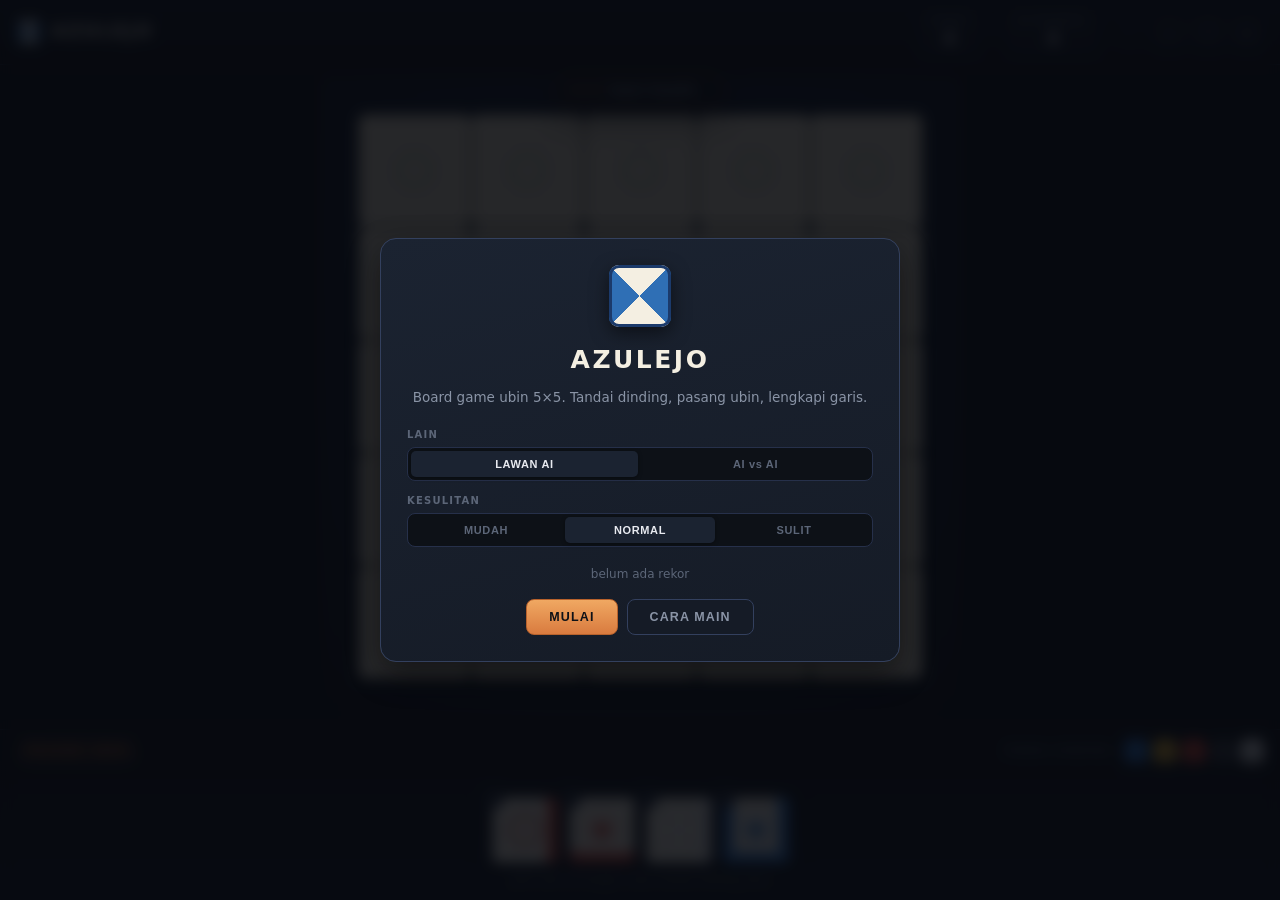
<file: games/azulejo/index.html>
<!DOCTYPE html>
<html lang="id">
<head>
<meta charset="utf-8">
<meta name="viewport" content="width=device-width, initial-scale=1, viewport-fit=cover">
<title>Azulejo — Board Game Tile</title>
<meta name="description" content="Board game drafting tile 5x5. Tandai dinding, pasang ubin, lengkapi garis. Lawan AI 3 tingkat.">
<link rel="stylesheet" href="style.css">
</head>
<body>

<div id="app">

  <!-- ── top bar ── -->
  <header id="topbar">
    <div class="brand">
      <span class="mark" aria-hidden="true"></span>
      <h1>AZULEJO</h1>
    </div>
    <div class="scores">
      <div class="score" id="scoreYou">
        <span class="who">KAMU</span>
        <span class="val" id="scoreYouVal">0</span>
      </div>
      <div class="vs">:</div>
      <div class="score" id="scoreFoe">
        <span class="who" id="foeName">LAIN</span>
        <span class="val" id="scoreFoeVal">0</span>
      </div>
    </div>
    <div class="tools">
      <button class="icon" id="btnUndo" title="Undo (Z)" aria-label="Undo">↶</button>
      <button class="icon" id="btnSound" title="Suara" aria-label="Suara">♪</button>
      <button class="icon" id="btnHelp" title="Bantuan (?)" aria-label="Bantuan">?</button>
      <button class="icon" id="btnMenu" title="Menu" aria-label="Menu">≡</button>
    </div>
  </header>

  <!-- ── board ── -->
  <main id="stage">
    <canvas id="board" aria-label="Papan 5x5"></canvas>
    <div id="thinking" class="thinking" hidden>
      <span class="dot"></span><span class="dot"></span><span class="dot"></span>
      <em>lawan berpikir…</em>
    </div>
  </main>

  <!-- ── hand tray ── -->
  <section id="tray" aria-label="Ubin di tangan">
    <div class="tray-head">
      <div class="phase" id="phaseLabel">PILIH UBIN</div>
      <div class="wall-tools" id="wallTools">
        <span class="wall-label">TANDAI DINDING:</span>
        <div class="swatches" id="wallSwatches" role="group" aria-label="Warna dinding"></div>
        <button class="mini" id="btnCancelWall" hidden>BATAL</button>
      </div>
    </div>
    <div class="hand" id="hand"></div>
    <div class="hints" id="hints"></div>
  </section>

</div>

<!-- ── overlays ── -->
<div class="screen" id="screenTitle">
  <div class="panel wide">
    <div class="crest" aria-hidden="true"></div>
    <h2>AZULEJO</h2>
    <p class="tagline">Board game ubin 5&times;5. Tandai dinding, pasang ubin, lengkapi garis.</p>

    <div class="setup">
      <div class="field">
        <label>LAIN</label>
        <div class="seg" id="segMode" role="radiogroup">
          <button data-mode="human-ai" class="on" role="radio" aria-checked="true">LAWAN AI</button>
          <button data-mode="ai-ai" role="radio" aria-checked="false">AI vs AI</button>
        </div>
      </div>
      <div class="field">
        <label>KESULITAN</label>
        <div class="seg" id="segDiff" role="radiogroup">
          <button data-diff="easy" role="radio" aria-checked="false">MUDAH</button>
          <button data-diff="normal" class="on" role="radio" aria-checked="true">NORMAL</button>
          <button data-diff="hard" role="radio" aria-checked="false">SULIT</button>
        </div>
      </div>
    </div>

    <div class="best" id="bestLine"></div>

    <div class="row">
      <button class="primary" id="btnStart">MULAI</button>
      <button class="ghost" id="btnContinue" hidden>LANJUTKAN</button>
      <button class="ghost" id="btnHow">CARA MAIN</button>
    </div>
  </div>
</div>

<div class="screen" id="screenHelp">
  <div class="panel">
    <h2>CARA MAIN</h2>
    <div class="help-body">
      <p>Papan 5&times;5. Setiap giliran kamu melakukan dua hal:</p>
      <ol>
        <li><b>Tandai dinding</b> (opsional) — klik satu sel kosong, lalu pilih warna. Dinding yang ditandai <b>hanya bisa diisi ubin dengan warna yang sama</b> di sisi yang bersentuhan.</li>
        <li><b>Pasang satu ubin</b> dari tanganmu ke sel yang legal. Putar ubin dengan klik kanan atau tekan <kbd>R</kbd>.</li>
      </ol>
      <h3>Menang</h3>
      <p>Bergantian sampai papan penuh atau tidak ada yang bisa main lagi. Skor akhir = garis dinding 5 se warna + sisa ubin di tangan + dinding yang belum jadi garis.</p>
      <div class="walltable" id="wallTable"></div>
      <h3>Kontrol</h3>
      <ul class="keys">
        <li><kbd>klik</kbd> pilih sel</li>
        <li><kbd>klik kanan</kbd> / <kbd>R</kbd> putar ubin</li>
        <li><kbd>1</kbd>–<kbd>4</kbd> pilih ubin di tangan</li>
        <li><kbd>1</kbd>–<kbd>5</kbd> (fase dinding) pilih warna</li>
        <li><kbd>Z</kbd> undo · <kbd>U</kbd> tarik ubin baru</li>
        <li><kbd>Esc</kbd> menu</li>
      </ul>
    </div>
    <div class="row"><button class="primary" id="btnHelpClose">TUTUP</button></div>
  </div>
</div>

<div class="screen" id="screenOver">
  <div class="panel">
    <h2 id="overTitle">SELESAI</h2>
    <p class="overSub" id="overSub"></p>
    <div class="final" id="finalScores"></div>
    <div class="breakdown" id="overBreakdown"></div>
    <div class="row">
      <button class="primary" id="btnAgain">MAIN LAGI</button>
      <button class="ghost" id="btnReview">TINJAU</button>
      <button class="ghost" id="btnToMenu">MENU</button>
    </div>
  </div>
</div>

<div class="screen" id="screenMenu">
  <div class="panel">
    <h2>MENU</h2>
    <div class="menu-list">
      <button id="btnResume" class="primary">LANJUTKAN</button>
      <button id="btnNewGame">GAME BARU</button>
      <button id="btnMenuHelp">CARA MAIN</button>
      <button id="btnMenuSound">SUARA: ON</button>
    </div>
  </div>
</div>

<div id="toast" class="toast" hidden></div>

<script type="module" src="src/main.js"></script>
</body>
</html>
</file>
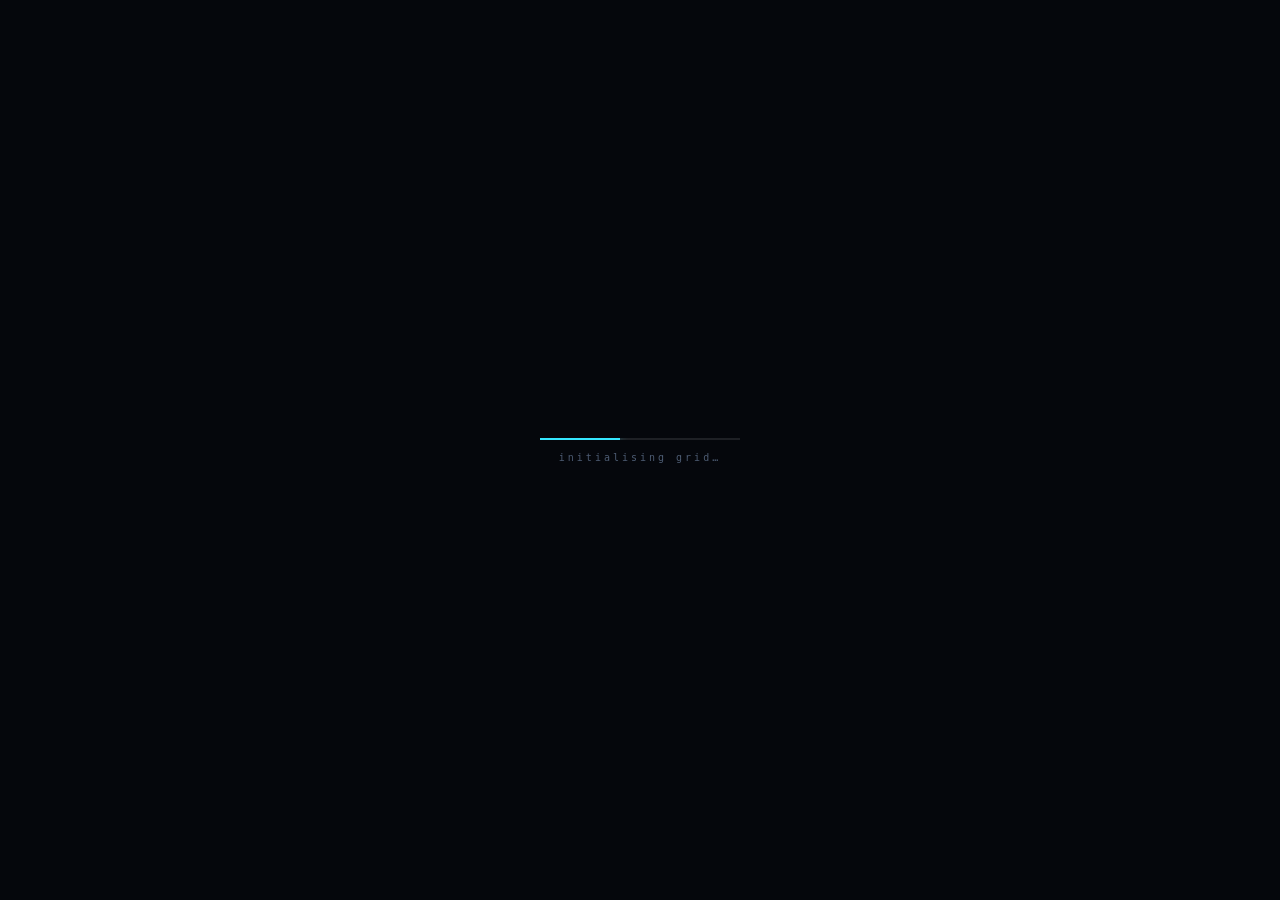
<file: games/neon-breach/index.html>
<!DOCTYPE html>
<html lang="id">
<head>
<meta charset="utf-8">
<meta name="viewport" content="width=device-width, initial-scale=1, user-scalable=no">
<title>NEON BREACH</title>
<link rel="stylesheet" href="style.css">
<script type="importmap">
{
  "imports": {
    "three": "./vendor/three.module.js",
    "three/addons/": "./vendor/addons/"
  }
}
</script>
</head>
<body>

<canvas id="scene"></canvas>

<!-- ══════════ HUD ══════════ -->
<div id="hud" class="hud" hidden>
  <div class="crosshair" id="crosshair">
    <i class="ch-dot"></i>
    <i class="ch-arm ch-t"></i><i class="ch-arm ch-r"></i>
    <i class="ch-arm ch-b"></i><i class="ch-arm ch-l"></i>
    <i class="hitmarker" id="hitmarker"></i>
  </div>

  <div class="vignette" id="vignette"></div>
  <div class="heal-flash" id="healFlash"></div>
  <div class="scanlines"></div>

  <!-- top center: wave -->
  <div class="wave-strip">
    <div class="wave-label">wave</div>
    <div class="wave-num" id="waveNum">1</div>
    <div class="wave-bar"><i id="waveBar"></i></div>
    <div class="wave-left" id="waveLeft"></div>
  </div>

  <!-- top right: score + combo -->
  <div class="score-box">
    <div class="score-val" id="scoreVal">0</div>
    <div class="score-sub">
      <span class="combo" id="comboBox" hidden>x<span id="comboVal">1</span></span>
      <span class="best">best <b id="bestVal">0</b></span>
    </div>
  </div>

  <!-- bottom left: vitals -->
  <div class="vitals">
    <div class="hp-wrap">
      <div class="hp-bar"><i id="hpFill"></i><i id="hpGhost"></i></div>
      <div class="hp-num"><b id="hpNum">100</b><span id="hpMax">/100</span></div>
    </div>
    <div class="dash-pip" id="dashPip" title="dash (Shift)"><i></i><span>dash</span></div>
  </div>

  <!-- bottom right: weapon -->
  <div class="weapon-box" id="weaponBox">
    <div class="wpn-name" id="wpnName">PULSE RIFLE</div>
    <div class="ammo"><b id="ammoMag">30</b><span>/</span><i id="ammoRes">120</i></div>
    <div class="reload-bar" id="reloadBar" hidden><i id="reloadFill"></i></div>
    <div class="wpn-mod" id="wpnMod"></div>
  </div>

  <!-- boss bar -->
  <div class="boss-bar" id="bossBar" hidden>
    <div class="boss-name" id="bossName">SENTINEL</div>
    <div class="boss-track"><i id="bossFill"></i></div>
  </div>

  <!-- kill feed -->
  <div class="killfeed" id="killfeed"></div>

  <!-- low ammo warning -->
  <div class="low-ammo" id="lowAmmo">reloading</div>
</div>

<!-- ══════════ SCREENS ══════════ -->

<!-- title -->
<section class="screen screen--title" id="screenTitle">
  <div class="title-inner">
    <h1 class="logo">NEON<span>BREACH</span></h1>
    <p class="tagline">hold the grid. survive the wave. breach the core.</p>

    <div class="btn-row">
      <button class="btn btn--primary" id="btnPlay">Mulai</button>
      <button class="btn" id="btnControls">Kontrol</button>
    </div>

    <div class="title-meta">
      <div><span>terbaik</span><b id="titleBest">0</b></div>
      <div><span>wave</span><b id="titleWave">—</b></div>
      <div><span>kill</span><b id="titleKills">—</b></div>
    </div>
  </div>
  <div class="scanlines"></div>
</section>

<!-- controls -->
<section class="screen screen--panel" id="screenControls" hidden>
  <div class="panel">
    <h2>Kontrol</h2>
    <div class="ctrl-grid">
      <div><kbd>W</kbd><kbd>A</kbd><kbd>S</kbd><kbd>D</kbd><span>jalan</span></div>
      <div><kbd>Mouse</kbd><span>menoleh</span></div>
      <div><kbd>← ↑ → ↓</kbd><span>menoleh (fallback)</span></div>
      <div><kbd class="k">LMB</kbd><span>tembak</span></div>
      <div><kbd>R</kbd><span>reload</span></div>
      <div><kbd>Shift</kbd><span>dash</span></div>
      <div><kbd>Space</kbd><span>confirm / menu</span></div>
      <div><kbd>1</kbd>–<kbd>3</kbd><span>pilih kartu upgrade</span></div>
      <div><kbd>Esc</kbd><span>jeda</span></div>
    </div>
    <p class="note">Mouse dikunci saat main. Kalau tidak bisa, pakai tombol panah untuk menoleh.</p>
    <button class="btn btn--primary" id="btnControlsBack">Kembali</button>
  </div>
</section>

<!-- wave intermission -->
<section class="screen screen--clear" id="screenClear" hidden>
  <div class="panel panel--wide">
    <div class="clear-head">
      <div class="clear-wave">wave <b id="clearWave">1</b> clear</div>
      <div class="clear-stats">
        <span>kill <b id="clearKills">0</b></span>
        <span>skor <b id="clearScore">0</b></span>
        <span>akurasi <b id="clearAcc">0%</b></span>
      </div>
    </div>
    <h2 class="pick-title">pilih satu upgrade</h2>
    <div class="cards" id="cards"></div>
    <div class="countdown" id="countdown" hidden> Inheritance <b id="countdownNum">10</b>s — enter untuk lanjut</div>
  </div>
</section>

<!-- pause -->
<section class="screen screen--panel" id="screenPause" hidden>
  <div class="panel">
    <h2>Jeda</h2>
    <div class="pause-stats" id="pauseStats"></div>
    <div class="btn-row">
      <button class="btn btn--primary" id="btnResume">Lanjut</button>
      <button class="btn" id="btnQuit">Keluar</button>
    </div>
  </div>
</section>

<!-- game over -->
<section class="screen screen--over" id="screenOver" hidden>
  <div class="panel panel--wide">
    <h2 class="over-title">SYSTEM BREACH</h2>
    <p class="over-sub" id="overSub">core collapsed on wave 1</p>
    <div class="over-stats" id="overStats"></div>
    <div class="run-mods" id="runMods"></div>
    <div class="btn-row">
      <button class="btn btn--primary" id="btnRetry">Coba lagi</button>
      <button class="btn" id="btnMenu">Menu utama</button>
    </div>
  </div>
</section>

<div class="loading" id="loading">
  <div class="loading-inner">
    <div class="loading-bar"><i></i></div>
    <div class="loading-text" id="loadingText">initialising grid…</div>
  </div>
</div>

<script type="module" src="src/main.js"></script>
</body>
</html>
</file>
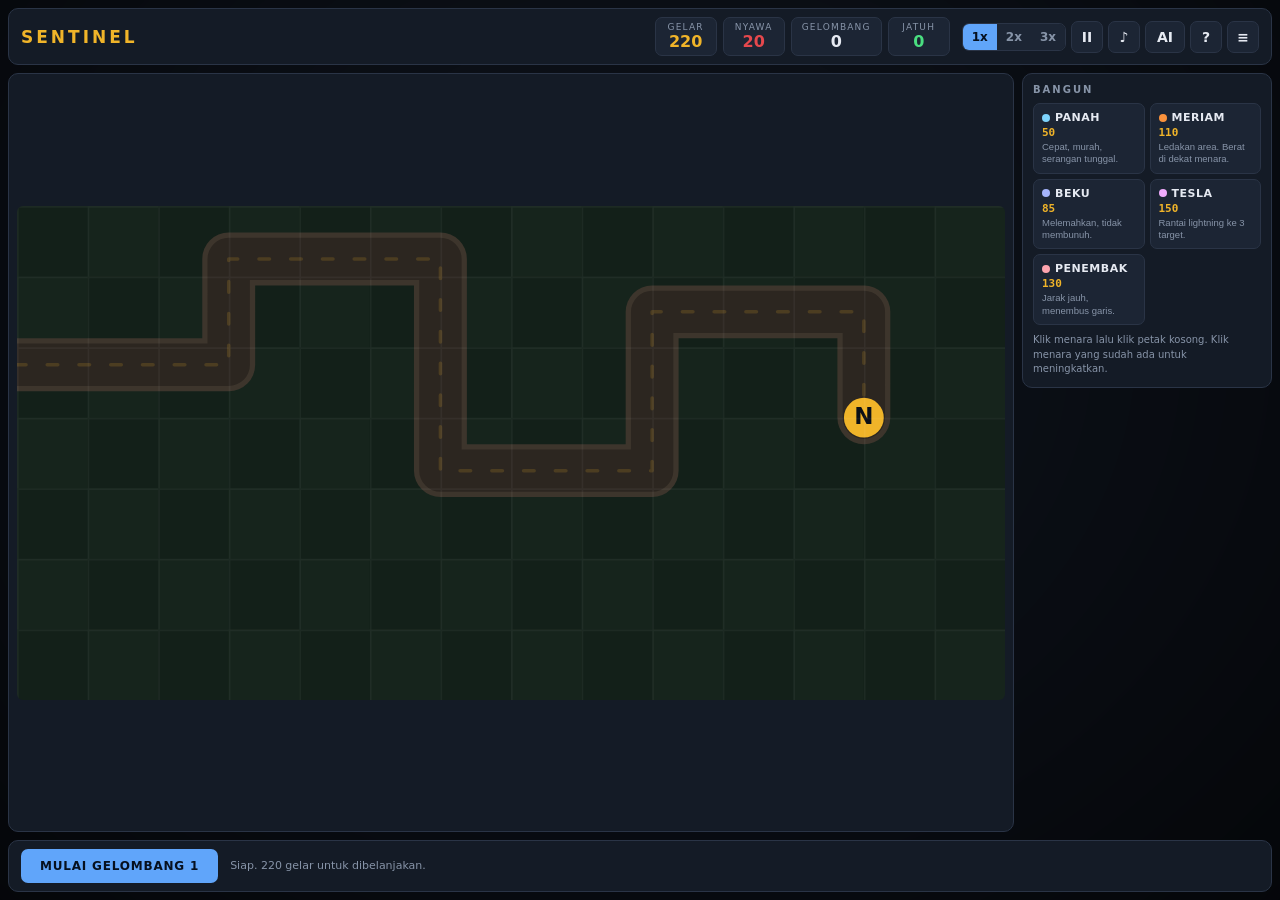
<file: games/sentinel/index.html>
<!DOCTYPE html>
<html lang="id">
<head>
<meta charset="utf-8">
<meta name="viewport" content="width=device-width, initial-scale=1, viewport-fit=cover">
<title>Sentinel — Tower Defence</title>
<meta name="description" content="Game tower defence 2D. Susun pertahanan, tambahauen gelombang, dan pakai model keputusan untuk mengatur kesulitan.">
<link rel="stylesheet" href="style.css">
</head>
<body>
<div id="app">

  <!-- ── top bar ─────────────────────────────────────────────────────── -->
  <header id="bar">
    <h1 class="logo">SENTINEL</h1>

    <div class="stats">
      <div class="stat"><span class="lbl">GELAR</span><b id="gold">0</b></div>
      <div class="stat"><span class="lbl">NYAWA</span><b id="lives">0</b></div>
      <div class="stat"><span class="lbl">GELOMBANG</span><b id="wave">0</b></div>
      <div class="stat"><span class="lbl">JATUH</span><b id="kills">0</b></div>
    </div>

    <div class="tools">
      <div class="speeds" role="group" aria-label="Kecepatan">
        <button data-speed="1" class="on" title="Kecepatan 1x">1x</button>
        <button data-speed="2" title="Kecepatan 2x">2x</button>
        <button data-speed="3" title="Kecepatan 3x">3x</button>
      </div>
      <button id="btnPause" class="icon" title="Jeda (Spasi)">II</button>
      <button id="btnSound" class="icon" title="Suara">♪</button>
      <button id="btnAi" class="icon wide" title="Pengaturan model AI">AI</button>
      <button id="btnHelp" class="icon" title="Bantuan">?</button>
      <button id="btnMenu" class="icon" title="Menu">≡</button>
    </div>
  </header>

  <!-- ── main ────────────────────────────────────────────────────────── -->
  <main id="main">
    <section id="boardWrap">
      <canvas id="board" width="560" height="280" aria-label="Papan pertahanan"></canvas>
      <div id="waveBanner" hidden></div>
      <div id="advisorNote" hidden></div>
      <div id="advisorAdvice" hidden></div>
    </section>

    <aside id="side">
      <!-- build palette -->
      <div class="panel">
        <h2>BANGUN</h2>
        <div id="palette" class="palette"></div>
        <p class="hint">Klik menara lalu klik petak kosong. Klik menara yang sudah ada untuk meningkatkan.</p>
      </div>

      <!-- tower inspector -->
      <div class="panel" id="inspector" hidden>
        <h2>TINGKATKAN</h2>
        <div id="inspectBody"></div>
      </div>
    </aside>
  </main>

  <!-- ── bottom bar ──────────────────────────────────────────────────── -->
  <footer id="foot">
    <button id="btnNext" class="primary">GELOMBANG BERIKUTNYA</button>
    <div id="status" class="status">Siap. Susun pertahanan lalu mulai gelombang.</div>
  </footer>
</div>

<!-- ── AI / model settings modal ─────────────────────────────────────── -->
<div id="aiModal" class="modal" hidden>
  <div class="modal-card" role="dialog" aria-modal="true" aria-labelledby="aiTitle">
    <header class="modal-head">
      <h2 id="aiTitle">PENGATURAN MODEL</h2>
      <button id="aiClose" class="icon" aria-label="Tutup">×</button>
    </header>

    <div class="modal-body">
      <p class="lede">
        Sentinel bisa memakai model keputusan untuk menyusun gelombang.
        Semua isian disimpan lokal di peramban ini dan hanya dikirim ke URL yang
        kamu ketik. Game tanpa model tetap bisa dimainkan penuh.
      </p>

      <div class="row">
        <label for="aiDialect">Tipe API</label>
        <select id="aiDialect">
          <option value="systemone">System One (Jev / TypeSafe)</option>
          <option value="openai">OpenAI-compatible /chat/completions</option>
        </select>
      </div>
      <p class="note" id="dialectNote"></p>

      <div class="row">
        <label for="aiEnabled">Gunakan model</label>
        <input type="checkbox" id="aiEnabled">
      </div>

      <div class="row">
        <label for="aiBase">API URL</label>
        <input type="text" id="aiBase" placeholder="https://api.typesafe.ai" autocomplete="off" spellcheck="false">
      </div>
      <p class="note">Akhiri tanpa garis miring. Jalur <code>/v1</code> akan dibuang otomatis.</p>

      <div class="row">
        <label for="aiModel">Nama model</label>
        <input type="text" id="aiModel" placeholder="jev-latest" autocomplete="off" spellcheck="false">
      </div>

      <div class="row">
        <label for="aiKey">API key</label>
        <div class="keywrap">
          <input type="password" id="aiKey" placeholder="sk-..." autocomplete="off" spellcheck="false">
          <button id="aiReveal" class="mini" type="button">Lihat</button>
        </div>
      </div>
      <p class="note">Disimpan di localStorage peramban ini. Tidak pernah dicetak ke log atau dikirim ke alamat lain.</p>

      <div class="row" id="tempRow" hidden>
        <label for="aiTemp">Temperature</label>
        <input type="number" id="aiTemp" min="0" max="2" step="0.1" value="0.7">
      </div>

      <div class="row">
        <label for="aiTransport">Cara koneksi</label>
        <select id="aiTransport">
          <option value="auto">Otomatis (disarankan)</option>
          <option value="direct">Langsung ke API</option>
          <option value="proxy">Lewat relay server</option>
        </select>
      </div>
      <p class="note">Otomatis mencoba langsung, lalu memakai relay dev server kalau peramban menolak koneksi. Relay dibutuhkan untuk API yang memakai CORS, karena peramban mengirim pemeriksaan awal tanpa header otorisasi sehingga server membalas 401 tanpa header CORS.</p>

      <div class="row">
        <label for="aiTimeout">Batas waktu (ms)</label>
        <input type="number" id="aiTimeout" min="2000" max="120000" step="500" value="15000">
      </div>

      <div class="testrow">
        <button id="aiTest" class="ghost">Uji koneksi</button>
        <span id="aiTestOut" class="testout"></span>
      </div>
    </div>

    <footer class="modal-foot">
      <button id="aiClear" class="danger">Hapus tersimpan</button>
      <span class="spacer"></span>
      <button id="aiCancel" class="ghost">Batal</button>
      <button id="aiSave" class="primary">Simpan</button>
    </footer>
  </div>
</div>

<!-- ── help modal ───────────────────────────────────────────────────── -->
<div id="helpModal" class="modal" hidden>
  <div class="modal-card narrow" role="dialog" aria-modal="true" aria-labelledby="helpTitle">
    <header class="modal-head">
      <h2 id="helpTitle">CARA MAIN</h2>
      <button id="helpClose" class="icon" aria-label="Tutup">×</button>
    </header>
    <div class="modal-body prose">
      <h3>Tujuan</h3>
      <p>Musuh berjalan mengikuti jalan menuju inti. KamuunhaSAS placing menara untuk menghentikannya. Kalau 20 musuh lolos, permainan berakhir.</p>

      <h3>Menara</h3>
      <ul>
        <li><b>Panah</b> — murah dan cepat, satu target.</li>
        <li><b>Meriam</b> — ledakan area, berat di dekat menara.</li>
        <li><b>Beku</b> — memperlambat, jarang membunuh.</li>
        <li><b>Tesla</b> — rantai lightning ke beberapa target.</li>
        <li><b>Penembak</b> — jarak jauh, menembus garis.</li>
      </ul>

      <h3>Meningkatkan</h3>
      <p>Klik menara yang sudah ada untuk membuka panel peningkatan. Setiap menara punya jalur peningkatan sendiri, dan menjual menara mengembalikan 70% total biaya.</p>

      <h3>Model AI</h3>
      <p>Kalau model aktif, dia menyusun gelombang berikutnya: seberapa sulit dan tipe musuh apa yang domina. Kalau model gagal, mati, atau tidak dikonfigurasi, permainan memakai rencana lokal dan tetap berjalan.</p>

      <h3>Keyboard</h3>
      <ul>
        <li><kbd>Spasi</kbd> — jeda / lanjut</li>
        <li><kbd>1</kbd>–<kbd>5</kbd> — pilih menara</li>
        <li><kbd>Esc</kbd> — batal / tutup</li>
        <li><kbd>N</kbd> — gelombang berikutnya</li>
      </ul>
    </div>
    <footer class="modal-foot">
      <span class="spacer"></span>
      <button id="helpOk" class="primary">Mengerti</button>
    </footer>
  </div>
</div>

<!-- ── menu modal ───────────────────────────────────────────────────── -->
<div id="menuModal" class="modal" hidden>
  <div class="modal-card narrow" role="dialog" aria-modal="true" aria-labelledby="menuTitle">
    <header class="modal-head">
      <h2 id="menuTitle">MENU</h2>
      <button id="menuClose" class="icon" aria-label="Tutup">×</button>
    </header>
    <div class="modal-body">
      <label class="rowblock">
        <span>Peta</span>
        <select id="mapPick"></select>
      </label>
      <div id="menuStats" class="menustats"></div>
    </div>
    <footer class="modal-foot">
      <button id="btnRestart" class="danger">Mulai ulang</button>
      <span class="spacer"></span>
      <button id="menuOk" class="primary">Lanjut</button>
    </footer>
  </div>
</div>

<!-- ── end-of-run modal ─────────────────────────────────────────────── -->
<div id="overModal" class="modal" hidden>
  <div class="modal-card narrow" role="dialog" aria-modal="true" aria-labelledby="overTitle">
    <header class="modal-head">
      <h2 id="overTitle">PERMAINAN SELESAI</h2>
    </header>
    <div class="modal-body">
      <div id="overStats" class="overstats"></div>
    </div>
    <footer class="modal-foot">
      <span class="spacer"></span>
      <button id="overAgain" class="primary">Main lagi</button>
    </footer>
  </div>
</div>

<script type="module" src="src/main.js"></script>
</body>
</html>
</file>
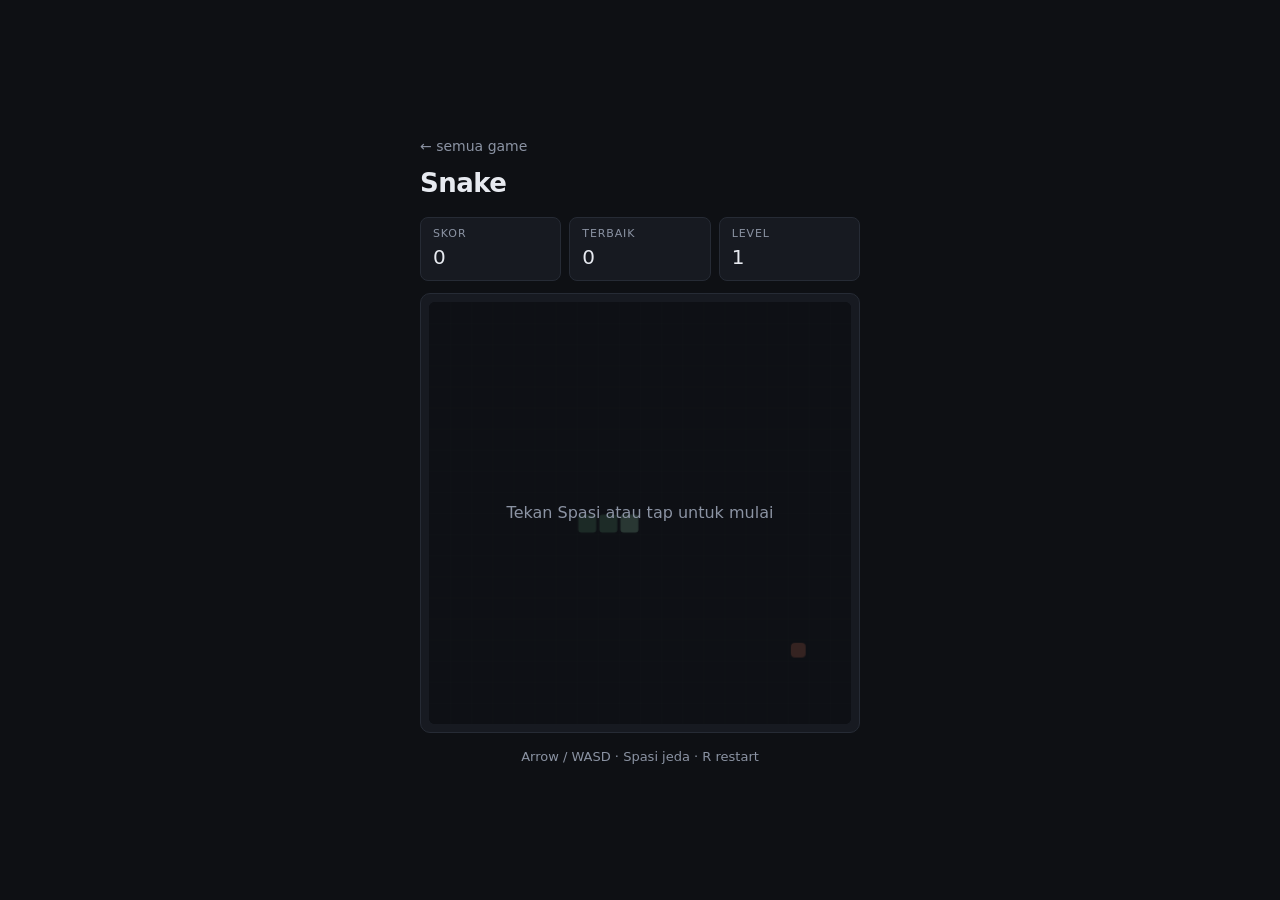
<file: games/snake/index.html>
<!DOCTYPE html>
<html lang="id">
<head>
<meta charset="utf-8">
<meta name="viewport" content="width=device-width, initial-scale=1">
<title>Snake</title>
<link rel="stylesheet" href="style.css">
</head>
<body>
<main>
  <header>
    <a class="back" href="/">&larr; semua game</a>
    <h1>Snake</h1>
  </header>

  <section class="hud">
    <div><span class="label">skor</span><span id="score">0</span></div>
    <div><span class="label">terbaik</span><span id="best">0</span></div>
    <div><span class="label">level</span><span id="level">1</span></div>
  </section>

  <div class="stage">
    <canvas id="board" width="400" height="400" aria-label="Arena snake"></canvas>
    <div id="overlay" class="overlay">
      <p id="overlay-text">Tekan Spasi atau tap untuk mulai</p>
    </div>
  </div>

  <section class="touch" aria-hidden="false">
    <button data-dir="up" aria-label="Atas">&#9650;</button>
    <div>
      <button data-dir="left" aria-label="Kiri">&#9664;</button>
      <button data-dir="down" aria-label="Bawah">&#9660;</button>
      <button data-dir="right" aria-label="Kanan">&#9654;</button>
    </div>
  </section>

  <p class="hint">Arrow / WASD &middot; Spasi jeda &middot; R restart</p>
</main>
<script src="game.js"></script>
</body>
</html>
</file>
<file: games/azulejo/style.css>
/* Azulejo — Portuguese tile theme.
   Dark UI chrome so the cream board reads as the light source in the room. */

:root {
  --bg: #0d1117;
  --bg-2: #131a26;
  --panel: #151b26;
  --panel-2: #1b2331;
  --edge: #26304a;
  --edge-2: #33405e;
  --ink: #e8eaf0;
  --ink-dim: #8a94a6;
  --ink-faint: #5c6678;
  --accent: #d97b3f;
  --accent-2: #2f6fb5;
  --good: #2e9e5b;
  --warn: #f2a93b;
  --bad: #d9534f;
  --cream: #f4efe2;
  --radius: 12px;
  --radius-sm: 8px;
  --shadow: 0 12px 32px rgba(0, 0, 0, 0.45);
  --font: 'Segoe UI', system-ui, -apple-system, 'Helvetica Neue', sans-serif;
  --mono: 'SF Mono', 'Cascadia Mono', Menlo, Consolas, monospace;
}

* { box-sizing: border-box; margin: 0; padding: 0; }

html, body {
  height: 100%;
  overflow: hidden;
}

body {
  background: var(--bg);
  color: var(--ink);
  font-family: var(--font);
  font-size: 15px;
  line-height: 1.5;
  -webkit-font-smoothing: antialiased;
  user-select: none;
  -webkit-tap-highlight-color: transparent;
}

#app {
  display: grid;
  grid-template-rows: auto 1fr auto;
  height: 100dvh;
  max-height: 100dvh;
}

/* ── top bar ───────────────────────────────────────────────────────────── */

#topbar {
  display: flex;
  align-items: center;
  gap: 14px;
  padding: 10px 16px;
  background: linear-gradient(180deg, var(--bg-2), var(--bg));
  border-bottom: 1px solid var(--edge);
}

.brand {
  display: flex;
  align-items: center;
  gap: 10px;
  min-width: 0;
}

.brand .mark {
  width: 26px;
  height: 26px;
  flex: none;
  border-radius: 5px;
  background:
    conic-gradient(from 45deg, #2f6fb5 0 25%, #f4efe2 0 50%, #2f6fb5 0 75%, #f4efe2 0);
  box-shadow: inset 0 0 0 2px #1b3a6b, 0 2px 6px rgba(0, 0, 0, 0.4);
}

.brand h1 {
  font-size: 17px;
  font-weight: 700;
  letter-spacing: 0.16em;
  color: var(--cream);
}

.scores {
  display: flex;
  align-items: center;
  gap: 10px;
  margin-left: auto;
}

.score {
  display: flex;
  flex-direction: column;
  align-items: center;
  min-width: 62px;
  padding: 3px 10px;
  border-radius: var(--radius-sm);
  background: var(--panel);
  border: 1px solid var(--edge);
  transition: border-color .2s, background .2s;
}

.score.active {
  border-color: var(--accent);
  background: rgba(217, 123, 63, 0.10);
}

.score .who {
  font-size: 9.5px;
  letter-spacing: 0.12em;
  color: var(--ink-faint);
  font-weight: 600;
}

.score .val {
  font-family: var(--mono);
  font-size: 19px;
  font-weight: 700;
  line-height: 1.15;
  font-variant-numeric: tabular-nums;
}

.vs {
  color: var(--ink-faint);
  font-weight: 700;
}

.tools {
  display: flex;
  gap: 5px;
}

.icon {
  width: 34px;
  height: 34px;
  display: grid;
  place-items: center;
  font-size: 15px;
  color: var(--ink-dim);
  background: var(--panel);
  border: 1px solid var(--edge);
  border-radius: var(--radius-sm);
  cursor: pointer;
  transition: all .15s;
}

.icon:hover:not(:disabled) {
  color: var(--ink);
  border-color: var(--edge-2);
  background: var(--panel-2);
}

.icon:disabled {
  opacity: 0.32;
  cursor: default;
}

.icon.off { color: var(--ink-faint); text-decoration: line-through; }

/* ── stage ─────────────────────────────────────────────────────────────── */

#stage {
  position: relative;
  min-height: 0;
  display: grid;
  place-items: center;
  padding: 10px 12px;
  overflow: hidden;
}

#board {
  /* Size is set in JS from the stage box, which is the only reliable source.
     CSS sizing here fights the renderer: `aspect-ratio` plus a percentage
     height can produce a square taller than the stage, which silently clipped
     the bottom row of the board. */
  display: block;
  touch-action: manipulation;
  cursor: pointer;
}

.thinking {
  position: absolute;
  left: 50%;
  top: 10px;
  transform: translateX(-50%);
  display: flex;
  align-items: center;
  gap: 7px;
  padding: 5px 14px;
  pointer-events: none;
  font-size: 12.5px;
  color: var(--ink);
  background: rgba(10, 15, 24, 0.94);
  border: 1px solid var(--accent);
  border-radius: 20px;
  box-shadow: var(--shadow);
  white-space: nowrap;
  z-index: 5;
}

.thinking em { font-style: normal; }

.thinking .dot {
  width: 6px;
  height: 6px;
  border-radius: 50%;
  background: var(--accent);
  animation: pulse 1.05s infinite ease-in-out;
}

.thinking .dot:nth-child(2) { animation-delay: .16s; }
.thinking .dot:nth-child(3) { animation-delay: .32s; }

@keyframes pulse {
  0%, 70%, 100% { opacity: .25; transform: scale(.82); }
  35% { opacity: 1; transform: scale(1.12); }
}

/* ── tray ──────────────────────────────────────────────────────────────── */

#tray {
  padding: 8px 16px 12px;
  background: linear-gradient(180deg, var(--bg), var(--bg-2));
  border-top: 1px solid var(--edge);
}

.tray-head {
  display: flex;
  align-items: center;
  gap: 14px;
  flex-wrap: wrap;
  margin-bottom: 8px;
  min-height: 26px;
}

.phase {
  font-size: 11px;
  font-weight: 700;
  letter-spacing: 0.14em;
  color: var(--accent);
  padding: 3px 9px;
  border-radius: 20px;
  background: rgba(217, 123, 63, 0.12);
  border: 1px solid rgba(217, 123, 63, 0.3);
}

.phase.wall { color: var(--warn); background: rgba(242, 169, 59, 0.12); border-color: rgba(242, 169, 59, 0.32); }

.wall-tools {
  display: flex;
  align-items: center;
  gap: 8px;
  margin-left: auto;
}

.wall-label {
  font-size: 10px;
  letter-spacing: 0.1em;
  color: var(--ink-faint);
  font-weight: 600;
}

.swatches {
  display: flex;
  gap: 5px;
}

.swatch {
  width: 24px;
  height: 24px;
  border-radius: 6px;
  border: 2px solid transparent;
  cursor: pointer;
  position: relative;
  transition: transform .12s, border-color .12s;
}

.swatch:hover:not(:disabled) { transform: scale(1.12); }

.swatch.on {
  border-color: var(--cream);
  box-shadow: 0 0 0 2px rgba(0, 0, 0, .5), 0 0 12px currentColor;
}

.swatch:disabled { opacity: .3; cursor: default; }

.swatch .pts {
  position: absolute;
  inset: auto 1px 0;
  font-family: var(--mono);
  font-size: 8px;
  text-align: center;
  color: rgba(0, 0, 0, .6);
  font-weight: 700;
  pointer-events: none;
}

.mini {
  font-size: 10px;
  font-weight: 700;
  letter-spacing: .08em;
  padding: 3px 8px;
  color: var(--ink-dim);
  background: var(--panel);
  border: 1px solid var(--edge);
  border-radius: 5px;
  cursor: pointer;
}

.mini:hover { color: var(--ink); border-color: var(--edge-2); }

.hand {
  display: flex;
  gap: 9px;
  justify-content: center;
  align-items: flex-end;
  min-height: 92px;
}

.hand:empty::after {
  content: 'tangan kosong';
  color: var(--ink-faint);
  font-size: 12px;
  padding: 30px 0;
}

.tcard {
  position: relative;
  width: 68px;
  height: 68px;
  border-radius: var(--radius-sm);
  cursor: pointer;
  transition: transform .16s cubic-bezier(.2,.8,.3,1), box-shadow .16s;
  box-shadow: 0 3px 10px rgba(0, 0, 0, .45);
  flex: none;
}

.tcard:hover { transform: translateY(-7px); box-shadow: 0 9px 20px rgba(0, 0, 0, .55); }

.tcard.sel {
  transform: translateY(-11px);
  box-shadow: 0 0 0 2.5px var(--accent), 0 10px 24px rgba(0, 0, 0, .6);
}

.tcard.dim { opacity: .38; }

.tcard canvas { display: block; width: 100%; height: 100%; border-radius: var(--radius-sm); }

.tcard .idx {
  position: absolute;
  top: -6px;
  left: -6px;
  width: 18px;
  height: 18px;
  display: grid;
  place-items: center;
  font-family: var(--mono);
  font-size: 10px;
  font-weight: 700;
  color: var(--ink-dim);
  background: var(--panel-2);
  border: 1px solid var(--edge-2);
  border-radius: 5px;
  pointer-events: none;
}

.tcard.sel .idx { color: var(--ink); border-color: var(--accent); }

.tcard .rot {
  position: absolute;
  bottom: -5px;
  right: -5px;
  width: 18px;
  height: 18px;
  display: grid;
  place-items: center;
  font-size: 10px;
  color: var(--ink-faint);
  background: var(--panel-2);
  border: 1px solid var(--edge-2);
  border-radius: 50%;
  pointer-events: none;
}

.hints {
  margin-top: 7px;
  text-align: center;
  font-size: 11.5px;
  color: var(--ink-faint);
  min-height: 16px;
}

.hints b { color: var(--ink-dim); font-weight: 600; }
.hints .warn { color: var(--warn); }

/* ── screens ───────────────────────────────────────────────────────────── */

.screen {
  position: fixed;
  inset: 0;
  display: grid;
  place-items: center;
  padding: 20px;
  background: rgba(6, 9, 15, 0.86);
  backdrop-filter: blur(7px);
  z-index: 40;
  animation: fade .2s ease;
}

.screen[hidden] { display: none; }

@keyframes fade { from { opacity: 0; } to { opacity: 1; } }

.panel {
  width: min(460px, 100%);
  max-height: 88dvh;
  overflow-y: auto;
  padding: 26px;
  text-align: center;
  background: linear-gradient(165deg, var(--panel-2), var(--panel));
  border: 1px solid var(--edge-2);
  border-radius: 16px;
  box-shadow: var(--shadow);
}

.panel.wide { width: min(520px, 100%); }

.crest {
  width: 62px;
  height: 62px;
  margin: 0 auto 14px;
  border-radius: 10px;
  background:
    conic-gradient(from 45deg, #2f6fb5 0 25%, #f4efe2 0 50%, #2f6fb5 0 75%, #f4efe2 0);
  box-shadow: inset 0 0 0 3px #1b3a6b, 0 6px 18px rgba(0, 0, 0, .5);
}

.panel h2 {
  font-size: 25px;
  font-weight: 700;
  letter-spacing: 0.1em;
  margin-bottom: 8px;
  color: var(--cream);
}

.tagline {
  color: var(--ink-dim);
  font-size: 13.5px;
  margin-bottom: 20px;
}

.setup {
  display: grid;
  gap: 12px;
  margin-bottom: 18px;
  text-align: left;
}

.field label {
  display: block;
  font-size: 10px;
  letter-spacing: 0.12em;
  color: var(--ink-faint);
  font-weight: 700;
  margin-bottom: 5px;
}

.seg {
  display: flex;
  gap: 4px;
  padding: 3px;
  background: var(--bg);
  border: 1px solid var(--edge);
  border-radius: var(--radius-sm);
}

.seg button {
  flex: 1;
  padding: 7px 4px;
  font-size: 11px;
  font-weight: 700;
  letter-spacing: 0.06em;
  color: var(--ink-faint);
  background: transparent;
  border: 0;
  border-radius: 5px;
  cursor: pointer;
  transition: all .15s;
}

.seg button:hover { color: var(--ink-dim); }

.seg button.on {
  color: var(--ink);
  background: var(--panel-2);
  box-shadow: 0 1px 4px rgba(0, 0, 0, .4);
}

.best {
  font-size: 12px;
  color: var(--ink-faint);
  margin-bottom: 16px;
  min-height: 18px;
}

.best b { color: var(--warn); font-family: var(--mono); }

.row {
  display: flex;
  gap: 9px;
  justify-content: center;
  flex-wrap: wrap;
}

button.primary, button.ghost {
  padding: 10px 22px;
  font-size: 12.5px;
  font-weight: 700;
  letter-spacing: 0.09em;
  border-radius: var(--radius-sm);
  cursor: pointer;
  transition: all .16s;
}

button.primary {
  color: #0d1117;
  background: linear-gradient(180deg, #f0a862, var(--accent));
  border: 1px solid #b8622c;
}

button.primary:hover { filter: brightness(1.09); transform: translateY(-1px); }

button.ghost {
  color: var(--ink-dim);
  background: var(--panel);
  border: 1px solid var(--edge-2);
}

button.ghost:hover { color: var(--ink); border-color: var(--ink-faint); }

/* ── help ──────────────────────────────────────────────────────────────── */

.help-body {
  text-align: left;
  font-size: 13px;
  color: var(--ink-dim);
  margin-bottom: 20px;
}

.help-body h3 {
  font-size: 12px;
  letter-spacing: 0.1em;
  color: var(--ink);
  margin: 16px 0 6px;
}

.help-body ol, .help-body ul { padding-left: 19px; margin: 6px 0; }
.help-body li { margin-bottom: 5px; }
.help-body b { color: var(--ink); }
.help-body p { margin: 6px 0; }

kbd {
  display: inline-block;
  padding: 1px 5px;
  font-family: var(--mono);
  font-size: 11px;
  color: var(--ink);
  background: var(--bg);
  border: 1px solid var(--edge-2);
  border-bottom-width: 2px;
  border-radius: 4px;
}

.keys { list-style: none; padding-left: 0; }
.keys li { margin-bottom: 3px; }

.walltable {
  display: grid;
  grid-template-columns: repeat(5, 1fr);
  gap: 5px;
  margin: 9px 0;
}

.wt {
  padding: 7px 3px;
  text-align: center;
  border-radius: 6px;
  border: 1px solid var(--edge);
}

.wt .sw {
  width: 100%;
  height: 13px;
  border-radius: 3px;
  margin-bottom: 4px;
}

.wt .nm { font-size: 8.5px; letter-spacing: .05em; color: var(--ink-faint); font-weight: 700; }
.wt .pt { font-family: var(--mono); font-size: 14px; font-weight: 700; color: var(--ink); }

/* ── result ────────────────────────────────────────────────────────────── */

.overSub {
  font-size: 13px;
  color: var(--ink-dim);
  margin-bottom: 18px;
}

.final {
  display: flex;
  align-items: center;
  justify-content: center;
  gap: 22px;
  margin-bottom: 18px;
}

.fside {
  flex: 1;
  padding: 12px 8px;
  border-radius: var(--radius);
  background: var(--bg);
  border: 1px solid var(--edge);
}

.fside.win { border-color: var(--good); background: rgba(46, 158, 91, 0.08); }

.fside .fv {
  font-family: var(--mono);
  font-size: 30px;
  font-weight: 700;
  line-height: 1.1;
  font-variant-numeric: tabular-nums;
}

.fside .fn { font-size: 9.5px; letter-spacing: .12em; color: var(--ink-faint); font-weight: 700; }

.fmid { font-size: 19px; color: var(--ink-faint); font-weight: 700; }

.breakdown {
  text-align: left;
  font-size: 12.5px;
  margin-bottom: 18px;
  padding: 11px 13px;
  background: var(--bg);
  border: 1px solid var(--edge);
  border-radius: var(--radius-sm);
}

.brow {
  display: flex;
  justify-content: space-between;
  padding: 3px 0;
  color: var(--ink-dim);
}

.brow b { font-family: var(--mono); color: var(--ink); }
.brow.total { border-top: 1px solid var(--edge); margin-top: 5px; padding-top: 6px; color: var(--ink); }
.brow.total b { color: var(--warn); font-size: 15px; }

.lines { margin: 8px 0; }

.linechip {
  display: inline-block;
  padding: 2px 7px;
  margin: 2px;
  font-size: 10px;
  font-weight: 700;
  letter-spacing: .05em;
  border-radius: 4px;
  color: #0d1117;
}

.menu-list { display: grid; gap: 8px; }

/* ── toast ─────────────────────────────────────────────────────────────── */

.toast {
  position: fixed;
  left: 50%;
  bottom: 128px;
  transform: translateX(-50%);
  padding: 8px 16px;
  font-size: 12.5px;
  font-weight: 600;
  color: var(--ink);
  background: var(--panel-2);
  border: 1px solid var(--edge-2);
  border-radius: 20px;
  box-shadow: var(--shadow);
  z-index: 60;
  animation: toastIn .2s ease;
  pointer-events: none;
  white-space: nowrap;
}

.toast[hidden] { display: none; }
.toast.warn { border-color: var(--warn); color: var(--warn); }

@keyframes toastIn {
  from { opacity: 0; transform: translate(-50%, 8px); }
  to { opacity: 1; transform: translate(-50%, 0); }
}

/* ── responsive ────────────────────────────────────────────────────────── */

@media (max-width: 560px) {
  #topbar { padding: 8px 11px; gap: 9px; }
  .brand h1 { font-size: 14px; letter-spacing: .1em; }
  .brand .mark { width: 21px; height: 21px; }
  .score { min-width: 52px; padding: 2px 7px; }
  .score .val { font-size: 16px; }
  .icon { width: 30px; height: 30px; font-size: 13px; }
  #tray { padding: 7px 11px 10px; }
  .tcard { width: 58px; height: 58px; }
  .hand { min-height: 78px; }
  .panel { padding: 20px 17px; }
  .panel h2 { font-size: 21px; }
  .toast { bottom: 116px; font-size: 11.5px; }
}

@media (max-height: 700px) {
  .hand { min-height: 74px; }
  .tcard { width: 56px; height: 56px; }
  .hints { display: none; }
}

@media (prefers-reduced-motion: reduce) {
  * { animation-duration: .01ms !important; transition-duration: .01ms !important; }
}
</file>
<file: games/neon-breach/style.css>
/* ═══════════════════════════════════════════════════
   NEON BREACH — UI layer
   ═══════════════════════════════════════════════════ */

:root {
  --bg: #05070c;
  --ink: #e9f2ff;
  --muted: #7f93b3;
  --dim: #4d5c73;
  --cyan: #35e6ff;
  --magenta: #ff2e88;
  --lime: #9dff4f;
  --amber: #ffc24f;
  --violet: #9d6bff;
  --line: rgba(53, 230, 255, 0.22);
  --panel: rgba(8, 12, 20, 0.9);
  --font: ui-monospace, "SF Mono", "JetBrains Mono", "Cascadia Code", Menlo, monospace;
  --sans: system-ui, -apple-system, "Segoe UI", Roboto, sans-serif;
}

* { box-sizing: border-box; }

html, body {
  margin: 0;
  height: 100%;
  overflow: hidden;
  background: var(--bg);
  color: var(--ink);
  font-family: var(--font);
  -webkit-font-smoothing: antialiased;
}

body { cursor: default; }
body.playing { cursor: none; }

#scene { position: fixed; inset: 0; width: 100%; height: 100%; display: block; }

.hidden, [hidden] { display: none !important; }

/* ───────── shared bits ───────── */

.scanlines {
  position: fixed; inset: 0; pointer-events: none; z-index: 40;
  background: repeating-linear-gradient(
    to bottom, rgba(0,0,0,0) 0 2px, rgba(0,0,0,0.22) 2px 3px);
  mix-blend-mode: multiply; opacity: 0.5;
}

.btn {
  appearance: none; cursor: pointer;
  padding: 12px 26px;
  font: 600 13px/1 var(--font);
  letter-spacing: 0.16em; text-transform: uppercase;
  color: var(--ink);
  background: rgba(53, 230, 255, 0.06);
  border: 1px solid var(--line);
  border-radius: 3px;
  transition: background 0.14s, border-color 0.14s, transform 0.1s, box-shadow 0.14s;
}
.btn:hover { background: rgba(53, 230, 255, 0.14); border-color: var(--cyan); }
.btn:active { transform: translateY(1px); }
.btn:focus-visible { outline: 2px solid var(--cyan); outline-offset: 3px; }
.btn--primary {
  color: #04121a; background: var(--cyan); border-color: var(--cyan);
  box-shadow: 0 0 22px rgba(53, 230, 255, 0.4);
}
.btn--primary:hover { background: #7df0ff; box-shadow: 0 0 34px rgba(53, 230, 255, 0.62); }

kbd {
  display: inline-block; min-width: 26px; padding: 4px 7px; margin-right: 4px;
  font: 600 12px/1 var(--font); text-align: center;
  color: var(--cyan); background: rgba(53,230,255,0.08);
  border: 1px solid var(--line); border-bottom-width: 2px; border-radius: 3px;
}

/* ═════════════ HUD ═════════════ */

.hud { position: fixed; inset: 0; z-index: 20; pointer-events: none; user-select: none; }

.crosshair { position: absolute; left: 50%; top: 50%; width: 0; height: 0; }
.ch-dot {
  position: absolute; left: -1.5px; top: -1.5px; width: 3px; height: 3px;
  background: var(--cyan); border-radius: 50%; box-shadow: 0 0 6px var(--cyan);
}
.ch-arm {
  position: absolute; background: var(--cyan); opacity: 0.85;
  box-shadow: 0 0 6px rgba(53,230,255,0.8);
  transition: transform 0.08s ease-out;
}
.ch-t, .ch-b { width: 2px; height: 8px; left: -1px; }
.ch-l, .ch-r { width: 8px; height: 2px; top: -1px; }
.ch-t { top: -14px; } .ch-b { top: 6px; } .ch-l { left: -14px; } .ch-r { left: 6px; }
.crosshair.hot .ch-arm { background: var(--magenta); box-shadow: 0 0 9px var(--magenta); }

.hitmarker {
  position: absolute; left: 0; top: 0; opacity: 0;
  width: 16px; height: 16px; transform: translate(-50%, -50%) rotate(45deg);
  background:
    linear-gradient(currentColor, currentColor) 0 0 / 6px 2px no-repeat,
    linear-gradient(currentColor, currentColor) 0 0 / 2px 6px no-repeat,
    linear-gradient(currentColor, currentColor) 100% 0 / 6px 2px no-repeat,
    linear-gradient(currentColor, currentColor) 100% 0 / 2px 6px no-repeat,
    linear-gradient(currentColor, currentColor) 0 100% / 6px 2px no-repeat,
    linear-gradient(currentColor, currentColor) 0 100% / 2px 6px no-repeat,
    linear-gradient(currentColor, currentColor) 100% 100% / 6px 2px no-repeat,
    linear-gradient(currentColor, currentColor) 100% 100% / 2px 6px no-repeat;
  color: #fff;
}
.hitmarker.show { animation: hitpop 0.18s ease-out; }
.hitmarker.kill { color: var(--magenta); }
@keyframes hitpop {
  0%   { opacity: 1; transform: translate(-50%,-50%) rotate(45deg) scale(0.6); }
  100% { opacity: 0; transform: translate(-50%,-50%) rotate(45deg) scale(1.5); }
}

.vignette {
  position: absolute; inset: 0; opacity: 0;
  background: radial-gradient(ellipse at center, transparent 42%, rgba(255,20,80,0.55) 100%);
  transition: opacity 0.18s ease-out;
}
.heal-flash {
  position: absolute; inset: 0; opacity: 0;
  background: radial-gradient(ellipse at center, transparent 55%, rgba(157,255,79,0.4) 100%);
  transition: opacity 0.3s ease-out;
}

/* wave strip */
.wave-strip {
  position: absolute; top: 14px; left: 50%; transform: translateX(-50%);
  width: 260px; text-align: center;
}
.wave-label { font-size: 10px; letter-spacing: 0.4em; color: var(--muted); }
.wave-num {
  font-size: 30px; font-weight: 700; line-height: 1.1; letter-spacing: 0.04em;
  text-shadow: 0 0 20px rgba(53,230,255,0.55);
}
.wave-bar {
  height: 3px; margin-top: 4px; background: rgba(255,255,255,0.09); border-radius: 2px; overflow: hidden;
}
.wave-bar > i { display: block; height: 100%; width: 0; background: var(--cyan); box-shadow: 0 0 10px var(--cyan); transition: width 0.25s; }
.wave-left { height: 14px; margin-top: 3px; font-size: 10px; letter-spacing: 0.18em; color: var(--dim); }

/* score */
.score-box { position: absolute; top: 14px; right: 20px; text-align: right; }
.score-val {
  font-size: 26px; font-weight: 700; font-variant-numeric: tabular-nums;
  text-shadow: 0 0 16px rgba(53,230,255,0.4);
}
.score-sub { display: flex; gap: 12px; justify-content: flex-end; font-size: 11px; letter-spacing: 0.1em; }
.combo { color: var(--amber); text-shadow: 0 0 10px rgba(255,194,79,0.6); }
.combo.hot { color: var(--magenta); }
.best { color: var(--dim); }
.best b { color: var(--muted); font-weight: 500; }

/* vitals */
.vitals { position: absolute; left: 20px; bottom: 20px; width: 260px; }
.hp-wrap { position: relative; }
.hp-bar {
  height: 14px; background: rgba(255,255,255,0.07);
  border: 1px solid rgba(255,255,255,0.12); border-radius: 2px; overflow: hidden;
  position: relative;
}
.hp-bar > i { position: absolute; inset: 0; display: block; }
#hpGhost { background: rgba(255,46,136,0.42); transition: width 0.55s ease-out 0.12s; z-index: 1; }
#hpFill {
  background: linear-gradient(90deg, var(--lime), #6fe0a0);
  box-shadow: 0 0 14px rgba(157,255,79,0.55);
  transition: width 0.18s ease-out, background 0.3s; z-index: 2;
}
.hp-bar.low #hpFill { background: linear-gradient(90deg, var(--magenta), #ff7a52); box-shadow: 0 0 16px rgba(255,46,136,0.7); }
.hp-num { position: absolute; right: 6px; top: 0; line-height: 14px; font-size: 11px; z-index: 3; text-shadow: 0 1px 3px #000; }
.hp-num span { color: var(--dim); }

.dash-pip { display: flex; align-items: center; gap: 6px; margin-top: 7px; font-size: 10px; letter-spacing: 0.24em; color: var(--dim); }
.dash-pip > i {
  width: 34px; height: 4px; border-radius: 2px; background: var(--cyan);
  box-shadow: 0 0 10px var(--cyan); transition: opacity 0.12s, background 0.2s;
}
.dash-pip.cooling > i { background: var(--dim); box-shadow: none; }
.dash-pip.cooling { color: var(--dim); }

/* weapon */
.weapon-box { position: absolute; right: 20px; bottom: 20px; text-align: right; min-width: 200px; }
.wpn-name { font-size: 10px; letter-spacing: 0.28em; color: var(--muted); }
.ammo { font-variant-numeric: tabular-nums; line-height: 1.05; }
.ammo b { font-size: 38px; font-weight: 700; text-shadow: 0 0 18px rgba(53,230,255,0.45); }
.ammo span { font-size: 20px; color: var(--dim); margin: 0 2px; }
.ammo i { font-size: 20px; color: var(--muted); font-style: normal; }
.weapon-box.empty .ammo b { color: var(--magenta); text-shadow: 0 0 20px rgba(255,46,136,0.7); }
.reload-bar { height: 3px; margin-top: 5px; background: rgba(255,255,255,0.1); border-radius: 2px; overflow: hidden; }
.reload-bar > i { display: block; height: 100%; width: 0; background: var(--amber); box-shadow: 0 0 10px var(--amber); }
.wpn-mod { margin-top: 6px; font-size: 10px; letter-spacing: 0.1em; color: var(--lime); min-height: 13px; }

.low-ammo {
  position: absolute; right: 20px; bottom: 118px;
  font-size: 10px; letter-spacing: 0.3em; color: var(--magenta);
  animation: blink 0.7s steps(2, end) infinite;
}
@keyframes blink { 50% { opacity: 0.15; } }

/* boss */
.boss-bar { position: absolute; top: 84px; left: 50%; transform: translateX(-50%); width: 420px; text-align: center; }
.boss-name { font-size: 12px; letter-spacing: 0.4em; color: var(--magenta); text-shadow: 0 0 14px rgba(255,46,136,0.6); }
.boss-track { height: 7px; margin-top: 4px; background: rgba(255,255,255,0.08); border: 1px solid rgba(255,46,136,0.3); border-radius: 2px; overflow: hidden; }
#bossFill { display: block; height: 100%; width: 100%; background: linear-gradient(90deg, #ff2e88, #ff9d4f); box-shadow: 0 0 16px rgba(255,46,136,0.7); transition: width 0.2s; }

/* kill feed */
.killfeed { position: absolute; top: 84px; right: 20px; display: flex; flex-direction: column; align-items: flex-end; gap: 3px; }
.kf-item { font-size: 10px; letter-spacing: 0.14em; color: var(--muted); animation: kfin 0.25s ease-out; }
.kf-item b { color: var(--cyan); font-weight: 500; }
.kf-item.crit b { color: var(--amber); }
@keyframes kfin { from { opacity: 0; transform: translateX(14px); } }

/* ═════════════ SCREENS ═════════════ */

.screen {
  position: fixed; inset: 0; z-index: 30;
  display: grid; place-items: center;
  padding: 24px;
  background: radial-gradient(ellipse at 50% 40%, rgba(5,7,12,0.72), rgba(5,7,12,0.95));
  backdrop-filter: blur(3px);
  animation: fadein 0.2s ease-out;
}
@keyframes fadein { from { opacity: 0; } }

.screen--title { background: radial-gradient(ellipse at 50% 45%, rgba(5,7,12,0.42), rgba(5,7,12,0.9)); }

.title-inner { text-align: center; max-width: 640px; }
.logo {
  margin: 0; font-size: clamp(44px, 10vw, 92px); font-weight: 800; line-height: 0.94;
  letter-spacing: 0.02em; color: #fff;
  text-shadow: 0 0 30px rgba(53,230,255,0.5), 4px 4px 0 rgba(255,46,136,0.55), -3px -3px 0 rgba(53,230,255,0.35);
  animation: glitch 4s steps(1) infinite;
}
.logo span { display: block; color: var(--cyan); }
@keyframes glitch {
  0%, 92%, 100% { transform: translate(0); filter: none; }
  93% { transform: translate(-3px, 1px) skewX(-4deg); filter: hue-rotate(60deg); }
  95% { transform: translate(3px, -1px) skewX(3deg); }
  97% { transform: translate(-1px, 0); }
}
.tagline { margin: 14px 0 30px; color: var(--muted); font-size: 12px; letter-spacing: 0.24em; }
.btn-row { display: flex; gap: 12px; justify-content: center; flex-wrap: wrap; }

.title-meta { display: flex; gap: 34px; justify-content: center; margin-top: 34px; }
.title-meta > div { text-align: center; }
.title-meta span { display: block; font-size: 9px; letter-spacing: 0.28em; color: var(--dim); }
.title-meta b { font-size: 20px; font-weight: 600; color: var(--muted); font-variant-numeric: tabular-nums; }

.panel {
  width: 100%; max-width: 460px; padding: 30px;
  text-align: center;
  background: var(--panel);
  border: 1px solid var(--line); border-radius: 6px;
  box-shadow: 0 0 60px rgba(0,0,0,0.7), inset 0 0 40px rgba(53,230,255,0.04);
}
.panel--wide { max-width: 880px; }
.panel h2 { margin: 0 0 20px; font-size: 20px; letter-spacing: 0.22em; text-transform: uppercase; }

.ctrl-grid { display: grid; grid-template-columns: 1fr 1fr; gap: 12px 20px; text-align: left; margin-bottom: 18px; }
.ctrl-grid > div { display: flex; align-items: center; gap: 3px; font-size: 11px; }
.ctrl-grid span { margin-left: 7px; color: var(--muted); }
.note { font-size: 10px; color: var(--dim); margin: 0 0 20px; line-height: 1.7; }

.pause-stats { display: flex; gap: 24px; justify-content: center; margin-bottom: 24px; font-size: 11px; color: var(--muted); }
.pause-stats b { display: block; font-size: 18px; color: var(--ink); font-variant-numeric: tabular-nums; }

/* clear / upgrade */
.clear-head { display: flex; align-items: baseline; justify-content: space-between; flex-wrap: wrap; gap: 10px; margin-bottom: 26px; }
.clear-wave { font-size: 13px; letter-spacing: 0.3em; color: var(--muted); text-transform: uppercase; }
.clear-wave b { color: var(--cyan); font-size: 20px; }
.clear-stats { display: flex; gap: 18px; font-size: 10px; letter-spacing: 0.16em; color: var(--dim); }
.clear-stats b { color: var(--ink); font-weight: 500; }
.pick-title { margin: 0 0 18px; font-size: 12px; letter-spacing: 0.34em; color: var(--muted); font-weight: 500; }

.cards { display: grid; grid-template-columns: repeat(3, 1fr); gap: 14px; }
.card-pick {
  position: relative; padding: 22px 18px; text-align: left; cursor: pointer;
  background: linear-gradient(160deg, rgba(53,230,255,0.07), rgba(8,12,20,0.6));
  border: 1px solid var(--line); border-radius: 5px;
  transition: transform 0.14s, border-color 0.14s, box-shadow 0.14s;
  animation: cardin 0.3s ease-out backwards;
}
.card-pick:nth-child(1) { animation-delay: 0.03s; }
.card-pick:nth-child(2) { animation-delay: 0.09s; }
.card-pick:nth-child(3) { animation-delay: 0.15s; }
@keyframes cardin { from { opacity: 0; transform: translateY(14px); } }
.card-pick:hover, .card-pick.sel {
  transform: translateY(-4px);
  border-color: var(--cyan);
  box-shadow: 0 0 34px rgba(53,230,255,0.28), inset 0 0 24px rgba(53,230,255,0.07);
}
.card-pick.sel { border-color: var(--cyan); background: linear-gradient(160deg, rgba(53,230,255,0.16), rgba(8,12,20,0.6)); }
.card-key {
  position: absolute; top: 12px; right: 12px;
  width: 22px; height: 22px; line-height: 20px; text-align: center;
  font-size: 11px; color: var(--dim);
  border: 1px solid var(--line); border-radius: 3px;
}
.card-ico { font-size: 26px; line-height: 1; margin-bottom: 12px; }
.card-name { font-size: 13px; font-weight: 700; letter-spacing: 0.14em; margin-bottom: 7px; }
.card-desc { font-size: 11px; line-height: 1.65; color: var(--muted); }
.card-desc b { color: var(--ink); font-weight: 600; }
.card-tag { display: inline-block; margin-top: 12px; font-size: 9px; letter-spacing: 0.2em; color: var(--dim); }

.countdown { margin-top: 20px; font-size: 11px; letter-spacing: 0.2em; color: var(--dim); }
.countdown b { color: var(--amber); }

/* game over */
.over-title {
  margin: 0; font-size: clamp(30px, 6vw, 52px); font-weight: 800; letter-spacing: 0.06em;
  color: var(--magenta);
  text-shadow: 0 0 30px rgba(255,46,136,0.6), 3px 3px 0 rgba(53,230,255,0.3);
  animation: glitch 3s steps(1) infinite;
}
.over-sub { margin: 8px 0 26px; font-size: 11px; letter-spacing: 0.24em; color: var(--muted); }
.over-stats { display: grid; grid-template-columns: repeat(auto-fit, minmax(110px, 1fr)); gap: 16px; margin-bottom: 22px; }
.ost { text-align: center; }
.ost span { display: block; font-size: 9px; letter-spacing: 0.24em; color: var(--dim); margin-bottom: 4px; }
.ost b { font-size: 24px; font-weight: 700; font-variant-numeric: tabular-nums; }
.ost.hi b { color: var(--cyan); text-shadow: 0 0 16px rgba(53,230,255,0.4); }
.ost.boss b { color: var(--magenta); }

.run-mods { display: flex; flex-wrap: wrap; gap: 7px; justify-content: center; margin-bottom: 26px; }
.run-mods:empty { display: none; }
.mod-chip {
  padding: 4px 10px; font-size: 10px; letter-spacing: 0.1em; color: var(--lime);
  background: rgba(157,255,79,0.08); border: 1px solid rgba(157,255,79,0.25); border-radius: 999px;
}

/* loading */
.loading { position: fixed; inset: 0; z-index: 50; display: grid; place-items: center; background: var(--bg); transition: opacity 0.35s; }
.loading.done { opacity: 0; pointer-events: none; }
.loading-inner { text-align: center; }
.loading-bar { width: 200px; height: 2px; background: rgba(255,255,255,0.1); overflow: hidden; }
.loading-bar > i { display: block; height: 100%; width: 40%; background: var(--cyan); box-shadow: 0 0 10px var(--cyan); animation: slide 1.1s ease-in-out infinite; }
@keyframes slide { 0% { transform: translateX(-100%); } 100% { transform: translateX(250%); } }
.loading-text { margin-top: 12px; font-size: 10px; letter-spacing: 0.3em; color: var(--dim); }

/* ───────── responsive ───────── */

@media (max-width: 720px) {
  .cards { grid-template-columns: 1fr; }
  .vitals { width: 190px; left: 14px; bottom: 14px; }
  .weapon-box { right: 14px; bottom: 14px; min-width: 150px; }
  .ammo b { font-size: 30px; }
  .score-box { right: 14px; top: 12px; }
  .wave-strip { width: 200px; }
  .boss-bar { width: min(420px, 90vw); }
}

@media (prefers-reduced-motion: reduce) {
  *, *::before, *::after { animation-duration: 0.001s !important; animation-iteration-count: 1 !important; }
}
</file>
<file: games/sentinel/style.css>
/* Sentinel — dark command-console chrome so the field reads as the light source. */

:root {
  --bg: #0b0f16;
  --panel: #141b26;
  --panel2: #1c2534;
  --edge: #2a3446;
  --text: #e6eaf2;
  --dim: #8794a8;
  --gold: #f0b429;
  --hp: #e5484d;
  --good: #4ade80;
  --accent: #60a5fa;
  --radius: 10px;
  --font: ui-sans-serif, system-ui, -apple-system, "Segoe UI", Roboto, sans-serif;
  --mono: ui-monospace, "SF Mono", "Cascadia Mono", Menlo, monospace;
}

* { box-sizing: border-box; }

html, body {
  margin: 0;
  height: 100%;
  background: var(--bg);
  color: var(--text);
  font-family: var(--font);
  overflow: hidden;
  -webkit-font-smoothing: antialiased;
}

body::before {
  /* A faint vignette so the play field is the brightest thing on screen. */
  content: "";
  position: fixed;
  inset: 0;
  pointer-events: none;
  background: radial-gradient(ellipse at 50% 38%, transparent 40%, rgba(0,0,0,0.55) 100%);
  z-index: 0;
}

#app {
  position: relative;
  z-index: 1;
  display: grid;
  grid-template-rows: auto minmax(0, 1fr) auto;
  height: 100%;
  gap: 8px;
  padding: 8px;
}

/* ── top bar ─────────────────────────────────────────────────────────── */

#bar {
  display: flex;
  align-items: center;
  gap: 12px;
  flex-wrap: wrap;
  padding: 8px 12px;
  background: var(--panel);
  border: 1px solid var(--edge);
  border-radius: var(--radius);
}

.logo {
  margin: 0;
  font-size: 17px;
  font-weight: 800;
  letter-spacing: 3px;
  color: var(--gold);
}

.stats {
  display: flex;
  gap: 6px;
  margin-left: auto;
}

.stat {
  display: flex;
  flex-direction: column;
  align-items: center;
  min-width: 62px;
  padding: 4px 10px;
  background: var(--panel2);
  border: 1px solid var(--edge);
  border-radius: 7px;
}

.stat .lbl {
  font-size: 9px;
  letter-spacing: 1.2px;
  color: var(--dim);
}

.stat b {
  font-size: 16px;
  font-variant-numeric: tabular-nums;
}

#gold { color: var(--gold); }
#lives { color: var(--hp); }
#kills { color: var(--good); }

.tools {
  display: flex;
  align-items: center;
  gap: 5px;
}

.speeds {
  display: flex;
  border: 1px solid var(--edge);
  border-radius: 7px;
  overflow: hidden;
}

.speeds button {
  padding: 6px 9px;
  border: 0;
  background: var(--panel2);
  color: var(--dim);
  font: 600 12px var(--font);
  cursor: pointer;
}

.speeds button.on { background: var(--accent); color: #06101f; }

button.icon {
  width: 32px;
  height: 32px;
  display: grid;
  place-items: center;
  border: 1px solid var(--edge);
  border-radius: 7px;
  background: var(--panel2);
  color: var(--text);
  font: 600 14px var(--font);
  cursor: pointer;
  transition: background 0.12s, border-color 0.12s;
}

button.icon.wide { width: 40px; }
button.icon:hover { background: #263247; border-color: #3a4860; }
button.icon.live { border-color: var(--good); color: var(--good); }

/* ── main ────────────────────────────────────────────────────────────── */

#main {
  display: grid;
  grid-template-columns: minmax(0, 1fr) 250px;
  gap: 8px;
  min-height: 0;
}

#boardWrap {
  position: relative;
  display: grid;
  place-items: center;
  min-height: 0;
  background: var(--panel);
  border: 1px solid var(--edge);
  border-radius: var(--radius);
  padding: 8px;
  overflow: hidden;
}

#board {
  /* The renderer measures this box and draws at device resolution. Sizing is
     set in JS so the field always fits the shorter axis; these are only the
     pre-JS defaults. */
  width: 100%;
  height: auto;
  max-height: 100%;
  aspect-ratio: 2 / 1;
  display: block;
  border-radius: 6px;
  cursor: crosshair;
  touch-action: manipulation;
}

#waveBanner,
#advisorNote {
  position: absolute;
  left: 50%;
  transform: translateX(-50%);
  padding: 6px 16px;
  border-radius: 999px;
  font: 600 12px var(--font);
  letter-spacing: 0.6px;
  pointer-events: none;
  white-space: nowrap;
}

#waveBanner {
  top: 14px;
  background: rgba(240, 180, 41, 0.14);
  border: 1px solid rgba(240, 180, 41, 0.45);
  color: var(--gold);
  animation: pop 0.28s ease-out;
}

#advisorNote {
  bottom: 12px;
  background: rgba(96, 165, 250, 0.12);
  border: 1px solid rgba(96, 165, 250, 0.4);
  color: var(--accent);
  font-size: 11px;
}

#advisorNote.local { border-color: rgba(135, 148, 168, 0.4); color: var(--dim); }

/* The build advice is longer than the other overlays and has to be read, not
   glimpsed, so it wraps and pins to the bottom-left instead of centring. */
#advisorAdvice {
  position: absolute;
  left: 10px;
  bottom: 10px;
  max-width: min(360px, calc(100% - 20px));
  padding: 7px 12px;
  border-radius: 8px;
  background: rgba(15, 23, 36, 0.9);
  border: 1px solid rgba(240, 180, 41, 0.45);
  color: var(--gold);
  font: 500 11px/1.5 var(--font);
  pointer-events: none;
  white-space: normal;
}

@media (prefers-reduced-motion: no-preference) {
  #advisorAdvice { animation: adviceIn 0.3s ease-out; }
}

@keyframes adviceIn {
  from { opacity: 0; transform: translateY(6px); }
  to { opacity: 1; transform: translateY(0); }
}

@keyframes pop {
  from { opacity: 0; transform: translateX(-50%) translateY(-8px); }
  to { opacity: 1; transform: translateX(-50%) translateY(0); }
}

/* ── side panel ──────────────────────────────────────────────────────── */

#side {
  display: flex;
  flex-direction: column;
  gap: 8px;
  min-height: 0;
  overflow-y: auto;
}

.panel {
  background: var(--panel);
  border: 1px solid var(--edge);
  border-radius: var(--radius);
  padding: 10px;
}

.panel h2 {
  margin: 0 0 8px;
  font-size: 10px;
  letter-spacing: 2px;
  color: var(--dim);
}

.palette {
  display: grid;
  grid-template-columns: 1fr 1fr;
  gap: 5px;
}

.card {
  display: flex;
  flex-direction: column;
  gap: 2px;
  padding: 7px 8px;
  border: 1px solid var(--edge);
  border-radius: 7px;
  background: var(--panel2);
  color: var(--text);
  text-align: left;
  cursor: pointer;
  transition: border-color 0.12s, background 0.12s;
}

.card:hover:not(:disabled) { background: #263247; }
.card.on { border-color: var(--accent); background: rgba(96, 165, 250, 0.14); }
.card:disabled { opacity: 0.42; cursor: not-allowed; }

.card .nm {
  display: flex;
  align-items: center;
  gap: 5px;
  font: 700 11px var(--font);
  letter-spacing: 0.5px;
}

.card .dot {
  width: 8px;
  height: 8px;
  border-radius: 50%;
  flex: 0 0 auto;
}

.card .cost {
  font: 600 11px var(--mono);
  color: var(--gold);
}

.card .ds {
  font-size: 9.5px;
  color: var(--dim);
  line-height: 1.3;
}

.hint {
  margin: 8px 0 0;
  font-size: 10px;
  line-height: 1.45;
  color: var(--dim);
}

.uprow {
  display: grid;
  grid-template-columns: 1fr auto;
  gap: 8px;
  align-items: center;
  padding: 6px 0;
  border-top: 1px solid var(--edge);
}

.uprow:first-child { border-top: 0; }

.uprow .nm {
  font: 700 11px var(--font);
  display: flex;
  align-items: center;
  gap: 6px;
}

.uprow .ds { font-size: 9.5px; color: var(--dim); }

.pips { display: inline-flex; gap: 2px; }
.pips i {
  width: 5px; height: 5px;
  border-radius: 50%;
  background: var(--edge);
}
.pips i.on { background: var(--gold); }

.uprow button {
  min-width: 46px;
  padding: 5px 8px;
  border: 1px solid var(--edge);
  border-radius: 6px;
  background: var(--panel2);
  color: var(--gold);
  font: 600 11px var(--mono);
  cursor: pointer;
}

.uprow button:disabled { opacity: 0.4; cursor: not-allowed; }
.uprow button:hover:not(:disabled) { background: #263247; }

.sellrow {
  margin-top: 8px;
  padding-top: 8px;
  border-top: 1px solid var(--edge);
  display: flex;
  align-items: center;
  gap: 8px;
}

.sellrow .info { flex: 1; font-size: 10px; color: var(--dim); line-height: 1.35; }

.sellrow button {
  padding: 5px 10px;
  border: 1px solid var(--edge);
  border-radius: 6px;
  background: var(--panel2);
  color: var(--hp);
  font: 600 11px var(--font);
  cursor: pointer;
}

.sellrow button:hover { background: #263247; }

/* ── bottom bar ──────────────────────────────────────────────────────── */

#foot {
  display: flex;
  align-items: center;
  gap: 12px;
  padding: 8px 12px;
  background: var(--panel);
  border: 1px solid var(--edge);
  border-radius: var(--radius);
}

button.primary {
  padding: 9px 18px;
  border: 1px solid transparent;
  border-radius: 7px;
  background: var(--accent);
  color: #06101f;
  font: 700 12px var(--font);
  letter-spacing: 0.8px;
  cursor: pointer;
  transition: filter 0.12s;
}

button.primary:hover:not(:disabled) { filter: brightness(1.12); }
button.primary:disabled { opacity: 0.45; cursor: not-allowed; }

.status {
  font-size: 11px;
  color: var(--dim);
  line-height: 1.4;
}

/* ── modals ──────────────────────────────────────────────────────────── */

.modal {
  position: fixed;
  inset: 0;
  z-index: 50;
  display: grid;
  place-items: center;
  padding: 16px;
  background: rgba(4, 7, 12, 0.72);
  backdrop-filter: blur(3px);
}

.modal[hidden] { display: none; }

.modal-card {
  width: min(560px, 100%);
  max-height: min(86vh, 720px);
  display: grid;
  grid-template-rows: auto minmax(0, 1fr) auto;
  background: var(--panel);
  border: 1px solid var(--edge);
  border-radius: 14px;
  box-shadow: 0 24px 60px rgba(0, 0, 0, 0.6);
  overflow: hidden;
}

.modal-card.narrow { width: min(420px, 100%); }

.modal-head {
  display: flex;
  align-items: center;
  gap: 10px;
  padding: 12px 14px;
  border-bottom: 1px solid var(--edge);
  background: var(--panel2);
}

.modal-head h2 {
  margin: 0;
  font-size: 12px;
  letter-spacing: 2px;
  color: var(--gold);
}

.modal-head .icon { margin-left: auto; }

.modal-body {
  padding: 14px;
  overflow-y: auto;
  display: flex;
  flex-direction: column;
  gap: 10px;
}

.modal-foot {
  display: flex;
  align-items: center;
  gap: 8px;
  padding: 12px 14px;
  border-top: 1px solid var(--edge);
  background: var(--panel2);
}

.spacer { flex: 1; }

.lede {
  margin: 0;
  font-size: 11.5px;
  line-height: 1.55;
  color: var(--dim);
}

.row {
  display: grid;
  grid-template-columns: 130px minmax(0, 1fr);
  align-items: center;
  gap: 10px;
}

.rowblock {
  display: flex;
  align-items: center;
  gap: 10px;
  font-size: 12px;
}

.rowblock span { width: 60px; color: var(--dim); }
.rowblock select { flex: 1; }

.row label {
  font-size: 11px;
  letter-spacing: 0.4px;
  color: var(--dim);
}

.row input[type="text"],
.row input[type="password"],
.row input[type="number"],
.row select {
  width: 100%;
  padding: 8px 10px;
  border: 1px solid var(--edge);
  border-radius: 7px;
  background: #0e141d;
  color: var(--text);
  font: 400 12px var(--mono);
}

.row input[type="checkbox"] {
  width: 18px;
  height: 18px;
  accent-color: var(--accent);
  justify-self: start;
}

.row input:focus,
.row select:focus {
  outline: 2px solid var(--accent);
  outline-offset: -1px;
}

.keywrap {
  display: flex;
  gap: 5px;
}

.keywrap input { flex: 1; }

button.mini {
  padding: 6px 10px;
  border: 1px solid var(--edge);
  border-radius: 7px;
  background: var(--panel2);
  color: var(--dim);
  font: 600 10px var(--font);
  cursor: pointer;
}

button.mini:hover { background: #263247; }

.note {
  margin: -4px 0 0 140px;
  font-size: 10px;
  line-height: 1.45;
  color: #6b7688;
}

code {
  padding: 1px 4px;
  border-radius: 4px;
  background: #0e141d;
  font-family: var(--mono);
  font-size: 10px;
}

.testrow {
  display: flex;
  align-items: center;
  gap: 10px;
  margin-top: 2px;
}

button.ghost {
  padding: 8px 14px;
  border: 1px solid var(--edge);
  border-radius: 7px;
  background: var(--panel2);
  color: var(--text);
  font: 600 11px var(--font);
  cursor: pointer;
}

button.ghost:hover:not(:disabled) { background: #263247; }
button.ghost:disabled { opacity: 0.5; cursor: progress; }

button.danger {
  padding: 8px 14px;
  border: 1px solid rgba(229, 72, 77, 0.4);
  border-radius: 7px;
  background: rgba(229, 72, 77, 0.12);
  color: var(--hp);
  font: 600 11px var(--font);
  cursor: pointer;
}

button.danger:hover { background: rgba(229, 72, 77, 0.22); }

.testout {
  font: 500 10.5px var(--mono);
  color: var(--dim);
  line-height: 1.4;
}

.testout.ok { color: var(--good); }
.testout.err { color: var(--hp); }

.prose h3 {
  margin: 6px 0 2px;
  font-size: 11px;
  letter-spacing: 1.4px;
  color: var(--gold);
}

.prose p, .prose li {
  margin: 0 0 4px;
  font-size: 11.5px;
  line-height: 1.55;
  color: #c3ccdb;
}

.prose ul { margin: 0 0 6px; padding-left: 18px; }

kbd {
  padding: 1px 5px;
  border: 1px solid var(--edge);
  border-bottom-width: 2px;
  border-radius: 4px;
  background: #0e141d;
  font: 600 10px var(--mono);
}

.menustats, .overstats {
  display: grid;
  grid-template-columns: 1fr 1fr;
  gap: 6px;
}

.menustats div, .overstats div {
  padding: 8px 10px;
  background: var(--panel2);
  border: 1px solid var(--edge);
  border-radius: 7px;
}

.menustats span, .overstats span {
  display: block;
  font-size: 9px;
  letter-spacing: 1px;
  color: var(--dim);
}

.menustats b, .overstats b {
  font-size: 15px;
  font-variant-numeric: tabular-nums;
}

.overstats .full { grid-column: 1 / -1; }
.overstats .full b { color: var(--gold); font-size: 13px; }

/* ── narrow screens ──────────────────────────────────────────────────── */

@media (max-width: 860px) {
  #main { grid-template-columns: 1fr; grid-template-rows: minmax(0, 1fr) auto; }
  #side { flex-direction: row; overflow-x: auto; }
  #side .panel { min-width: 230px; }
  .stats { order: 3; width: 100%; margin-left: 0; }
  .stat { flex: 1; }
}
</file>
<file: games/snake/style.css>
:root {
  --bg: #0e1014;
  --card: #171a21;
  --line: #262b35;
  --text: #e7eaf0;
  --muted: #8b93a3;
  --accent: #7dd3a0;
  --snake: #7dd3a0;
  --food: #e8785d;
}

* { box-sizing: border-box; }

body {
  margin: 0;
  min-height: 100vh;
  display: grid;
  place-items: center;
  padding: 24px 16px;
  background: var(--bg);
  color: var(--text);
  font: 16px/1.5 system-ui, -apple-system, "Segoe UI", Roboto, sans-serif;
  -webkit-tap-highlight-color: transparent;
}

main { width: 100%; max-width: 440px; }

header { margin-bottom: 14px; }
.back { color: var(--muted); text-decoration: none; font-size: 14px; }
.back:hover { color: var(--text); }
h1 { margin: 6px 0 0; font-size: 26px; letter-spacing: -0.02em; }

.hud {
  display: flex;
  gap: 8px;
  margin-bottom: 12px;
}
.hud > div {
  flex: 1;
  padding: 8px 12px;
  background: var(--card);
  border: 1px solid var(--line);
  border-radius: 8px;
  display: flex;
  flex-direction: column;
}
.label { color: var(--muted); font-size: 11px; text-transform: uppercase; letter-spacing: 0.08em; }
.hud span:last-child { font-size: 20px; font-variant-numeric: tabular-nums; }

.stage {
  position: relative;
  background: var(--card);
  border: 1px solid var(--line);
  border-radius: 10px;
  padding: 8px;
}
canvas {
  display: block;
  width: 100%;
  height: auto;
  aspect-ratio: 1;
  border-radius: 6px;
  background: #10131a;
  touch-action: none;
}

.overlay {
  position: absolute;
  inset: 8px;
  display: grid;
  place-items: center;
  border-radius: 6px;
  background: rgba(14, 16, 20, 0.82);
  text-align: center;
  padding: 20px;
  cursor: pointer;
}
.overlay[hidden] { display: none; }
.overlay p { margin: 0; color: var(--muted); }

.touch { margin-top: 14px; display: none; }
.touch > div { display: flex; justify-content: center; gap: 10px; margin-top: 10px; }
.touch button {
  width: 62px;
  height: 56px;
  font-size: 18px;
  color: var(--text);
  background: var(--card);
  border: 1px solid var(--line);
  border-radius: 10px;
  cursor: pointer;
}
.touch button:active { background: var(--card-hover, #1e222b); }
@media (pointer: coarse) { .touch { display: block; } }

.hint { margin: 14px 0 0; color: var(--muted); font-size: 13px; text-align: center; }
</file>
